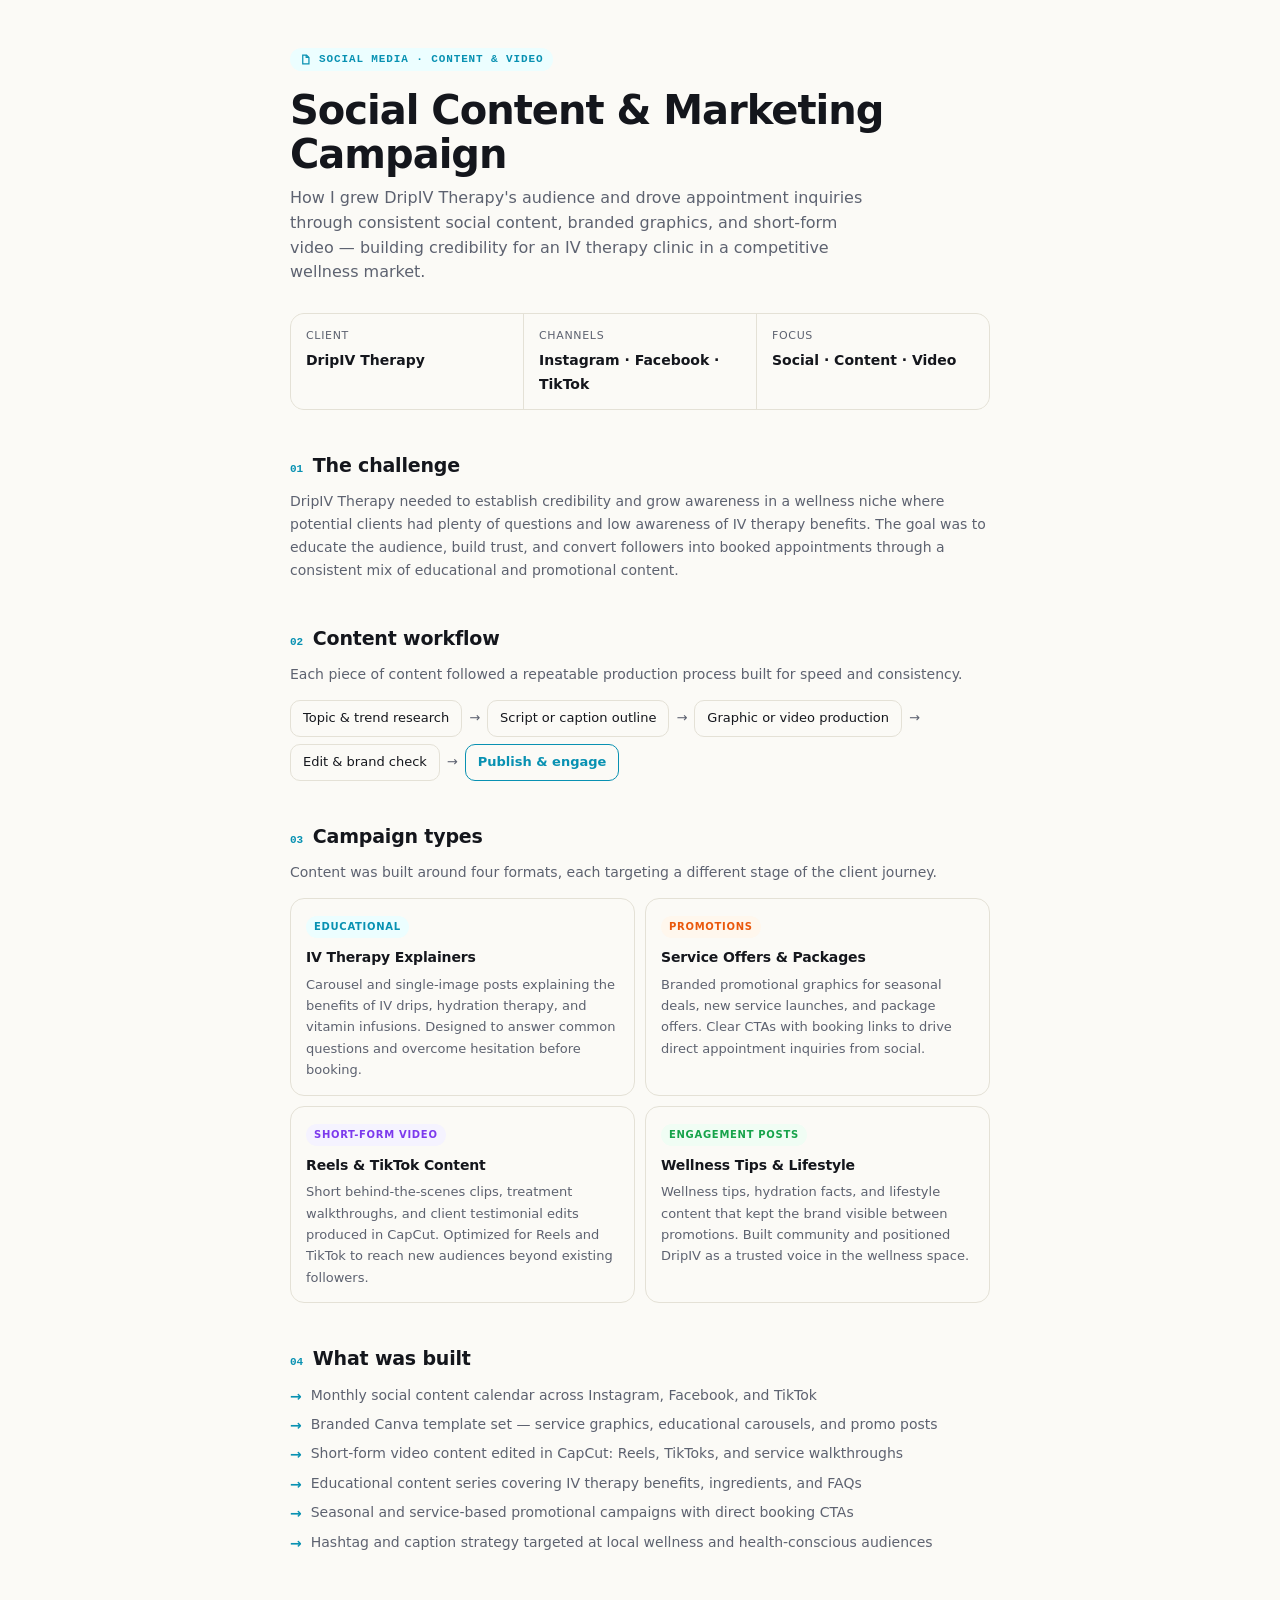
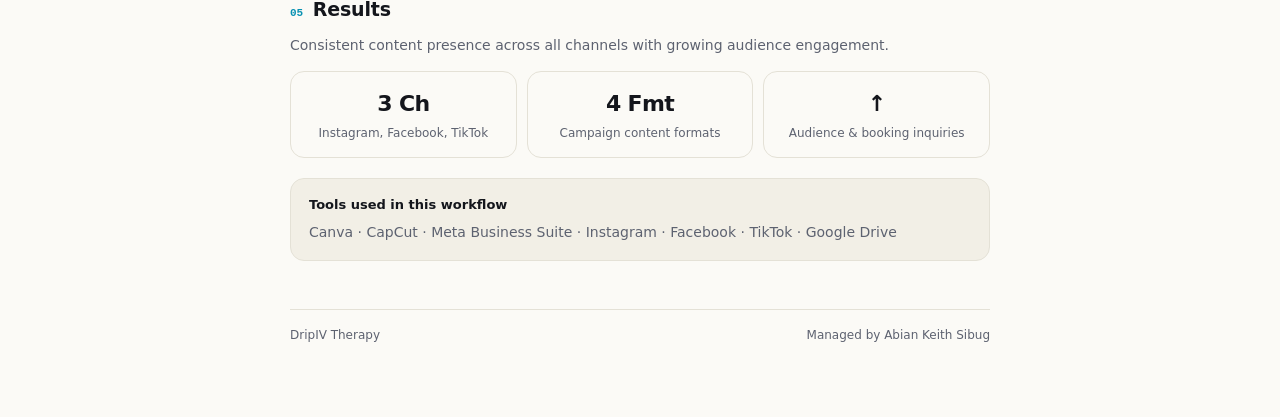
<file: public/placeholders/dripiv-social.html>
<!doctype html>
<html lang="en">
<head>
<meta charset="utf-8">
<meta name="viewport" content="width=device-width, initial-scale=1">
<title>Social Media Campaign — DripIV Therapy</title>
<meta name="robots" content="noindex">
<style>
  :root {
    --paper: #fbfaf6;
    --ink: #14161c;
    --muted: #5d6270;
    --line: #e4e1d6;
    --tint: #f2efe6;
    --accent: #0891b2;
    --accent-soft: #ecfeff;
    --green: #16a34a;
    --green-soft: #f0fdf4;
    --orange: #ea580c;
    --orange-soft: #fff7ed;
    --purple: #7c3aed;
    --purple-soft: #f5f3ff;
    --radius: 14px;
  }
  @media (prefers-color-scheme: dark) {
    :root {
      --paper: #0e0f16;
      --ink: #f2f2f5;
      --muted: #a2a6b4;
      --line: #262836;
      --tint: #161824;
      --accent-soft: #082f33;
      --green-soft: #052e16;
      --orange-soft: #2a1200;
      --purple-soft: #2e1065;
    }
  }
  * { box-sizing: border-box; }
  html, body { margin: 0; }
  body {
    background: var(--paper);
    color: var(--ink);
    font: 15px/1.6 ui-sans-serif, system-ui, -apple-system, "Segoe UI", sans-serif;
    -webkit-font-smoothing: antialiased;
  }
  .doc { max-width: 740px; margin: 0 auto; padding: 48px 20px 72px; }

  .tag {
    display: inline-flex; align-items: center; gap: 8px;
    font: 700 11px/1 ui-monospace, SFMono-Regular, Menlo, monospace;
    letter-spacing: .08em; text-transform: uppercase;
    color: var(--accent); background: var(--accent-soft);
    padding: 6px 10px; border-radius: 999px;
  }
  .tag svg { width: 11px; height: 11px; flex-shrink: 0; }

  h1 {
    font-size: clamp(26px, 5vw, 40px);
    line-height: 1.1; letter-spacing: -.025em;
    margin: 16px 0 10px;
  }
  .lede { color: var(--muted); font-size: 16px; margin: 0 0 28px; max-width: 58ch; line-height: 1.55; }

  .meta {
    display: grid;
    grid-template-columns: repeat(3, minmax(0, 1fr));
    gap: 1px; background: var(--line);
    border: 1px solid var(--line); border-radius: var(--radius);
    overflow: hidden; margin-bottom: 40px;
  }
  .meta div { background: var(--paper); padding: 13px 15px; }
  .meta span { display: block; font-size: 11px; color: var(--muted); text-transform: uppercase; letter-spacing: .06em; margin-bottom: 3px; }
  .meta b { font-weight: 600; font-size: 14px; }

  h2 {
    font-size: 19px; letter-spacing: -.01em;
    margin: 40px 0 10px;
    display: flex; gap: 10px; align-items: baseline;
  }
  h2 i { font: 700 11px/1 ui-monospace, SFMono-Regular, Menlo, monospace; font-style: normal; color: var(--accent); }

  p { margin: 0 0 10px; color: var(--muted); font-size: 14px; line-height: 1.65; }

  .card {
    border: 1px solid var(--line); background: var(--tint);
    border-radius: var(--radius); padding: 16px 18px;
    margin-bottom: 12px;
  }
  .card p { margin: 0; }
  .card-title { font-size: 13px; font-weight: 700; color: var(--ink); margin-bottom: 5px; }

  .flow { display: flex; flex-wrap: wrap; gap: 7px; margin: 14px 0 6px; align-items: center; }
  .flow span {
    border: 1px solid var(--line); background: var(--paper);
    border-radius: 10px; padding: 7px 12px;
    font-size: 13px; font-weight: 500; color: var(--ink);
  }
  .flow span.on { border-color: var(--accent); color: var(--accent); font-weight: 700; }
  .flow em { color: var(--muted); font-style: normal; font-size: 13px; }

  .campaigns { display: grid; grid-template-columns: 1fr 1fr; gap: 10px; margin: 14px 0; }
  .campaign {
    border: 1px solid var(--line); border-radius: var(--radius);
    padding: 14px 15px; background: var(--paper);
  }
  .campaign-label {
    display: inline-block; font-size: 10px; font-weight: 700;
    letter-spacing: .07em; text-transform: uppercase;
    padding: 3px 8px; border-radius: 999px; margin-bottom: 8px;
  }
  .campaign-label.edu { color: var(--accent); background: var(--accent-soft); }
  .campaign-label.social { color: var(--green); background: var(--green-soft); }
  .campaign-label.promo { color: var(--orange); background: var(--orange-soft); }
  .campaign-label.video { color: var(--purple); background: var(--purple-soft); }
  .campaign h3 { font-size: 14px; font-weight: 700; margin: 0 0 5px; color: var(--ink); letter-spacing: -.01em; }
  .campaign p { font-size: 13px; margin: 0; }

  ul.list {
    padding-left: 0; margin: 10px 0 0; list-style: none;
    display: flex; flex-direction: column; gap: 6px;
  }
  ul.list li {
    display: flex; align-items: flex-start; gap: 9px;
    font-size: 14px; color: var(--muted);
  }
  ul.list li::before {
    content: '→'; color: var(--accent); flex-shrink: 0;
    font-weight: 700; margin-top: 1px;
  }

  .outcomes { display: grid; grid-template-columns: repeat(3, 1fr); gap: 10px; margin: 14px 0; }
  .outcome {
    border: 1px solid var(--line); border-radius: var(--radius);
    padding: 14px 15px; background: var(--paper); text-align: center;
  }
  .outcome-val { font-size: 22px; font-weight: 800; letter-spacing: -.03em; color: var(--ink); display: block; }
  .outcome-label { font-size: 12px; color: var(--muted); margin-top: 2px; display: block; }

  footer {
    margin-top: 48px; padding-top: 16px;
    border-top: 1px solid var(--line);
    color: var(--muted); font-size: 12px;
    display: flex; justify-content: space-between; flex-wrap: wrap; gap: 6px;
  }

  @media (max-width: 560px) {
    .meta { grid-template-columns: 1fr; }
    .campaigns { grid-template-columns: 1fr; }
    .outcomes { grid-template-columns: 1fr 1fr; }
  }
</style>
</head>
<body>
  <main class="doc">

    <span class="tag">
      <svg viewBox="0 0 16 16" fill="none" stroke="currentColor" stroke-width="1.8" aria-hidden="true">
        <path d="M4 1.5h5.5L13 5v9.5H4z"/><path d="M9 1.5V5h4"/>
      </svg>
      Social Media · Content &amp; Video
    </span>

    <h1>Social Content &amp; Marketing Campaign</h1>
    <p class="lede">
      How I grew DripIV Therapy's audience and drove appointment inquiries through consistent
      social content, branded graphics, and short-form video — building credibility for an IV
      therapy clinic in a competitive wellness market.
    </p>

    <div class="meta">
      <div><span>Client</span><b>DripIV Therapy</b></div>
      <div><span>Channels</span><b>Instagram · Facebook · TikTok</b></div>
      <div><span>Focus</span><b>Social · Content · Video</b></div>
    </div>

    <!-- 01 The challenge -->
    <h2><i>01</i> The challenge</h2>
    <p>
      DripIV Therapy needed to establish credibility and grow awareness in a wellness niche where
      potential clients had plenty of questions and low awareness of IV therapy benefits. The goal
      was to educate the audience, build trust, and convert followers into booked appointments
      through a consistent mix of educational and promotional content.
    </p>

    <!-- 02 Content workflow -->
    <h2><i>02</i> Content workflow</h2>
    <p>Each piece of content followed a repeatable production process built for speed and consistency.</p>
    <div class="flow" aria-label="Content production workflow">
      <span>Topic &amp; trend research</span><em>→</em>
      <span>Script or caption outline</span><em>→</em>
      <span>Graphic or video production</span><em>→</em>
      <span>Edit &amp; brand check</span><em>→</em>
      <span class="on">Publish &amp; engage</span>
    </div>

    <!-- 03 Campaign types -->
    <h2><i>03</i> Campaign types</h2>
    <p>Content was built around four formats, each targeting a different stage of the client journey.</p>

    <div class="campaigns">
      <div class="campaign">
        <span class="campaign-label edu">Educational</span>
        <h3>IV Therapy Explainers</h3>
        <p>Carousel and single-image posts explaining the benefits of IV drips, hydration therapy, and vitamin infusions. Designed to answer common questions and overcome hesitation before booking.</p>
      </div>
      <div class="campaign">
        <span class="campaign-label promo">Promotions</span>
        <h3>Service Offers &amp; Packages</h3>
        <p>Branded promotional graphics for seasonal deals, new service launches, and package offers. Clear CTAs with booking links to drive direct appointment inquiries from social.</p>
      </div>
      <div class="campaign">
        <span class="campaign-label video">Short-Form Video</span>
        <h3>Reels &amp; TikTok Content</h3>
        <p>Short behind-the-scenes clips, treatment walkthroughs, and client testimonial edits produced in CapCut. Optimized for Reels and TikTok to reach new audiences beyond existing followers.</p>
      </div>
      <div class="campaign">
        <span class="campaign-label social">Engagement Posts</span>
        <h3>Wellness Tips &amp; Lifestyle</h3>
        <p>Wellness tips, hydration facts, and lifestyle content that kept the brand visible between promotions. Built community and positioned DripIV as a trusted voice in the wellness space.</p>
      </div>
    </div>

    <!-- 04 What was built -->
    <h2><i>04</i> What was built</h2>
    <ul class="list">
      <li>Monthly social content calendar across Instagram, Facebook, and TikTok</li>
      <li>Branded Canva template set — service graphics, educational carousels, and promo posts</li>
      <li>Short-form video content edited in CapCut: Reels, TikToks, and service walkthroughs</li>
      <li>Educational content series covering IV therapy benefits, ingredients, and FAQs</li>
      <li>Seasonal and service-based promotional campaigns with direct booking CTAs</li>
      <li>Hashtag and caption strategy targeted at local wellness and health-conscious audiences</li>
    </ul>

    <!-- 05 Results -->
    <h2><i>05</i> Results</h2>
    <p>Consistent content presence across all channels with growing audience engagement.</p>
    <div class="outcomes">
      <div class="outcome">
        <span class="outcome-val">3 Ch</span>
        <span class="outcome-label">Instagram, Facebook, TikTok</span>
      </div>
      <div class="outcome">
        <span class="outcome-val">4 Fmt</span>
        <span class="outcome-label">Campaign content formats</span>
      </div>
      <div class="outcome">
        <span class="outcome-val">↑</span>
        <span class="outcome-label">Audience &amp; booking inquiries</span>
      </div>
    </div>

    <div class="card" style="margin-top:20px">
      <div class="card-title">Tools used in this workflow</div>
      <p>Canva · CapCut · Meta Business Suite · Instagram · Facebook · TikTok · Google Drive</p>
    </div>

    <footer>
      <span>DripIV Therapy</span>
      <span>Managed by Abian Keith Sibug</span>
    </footer>

  </main>
</body>
</html>
</file>
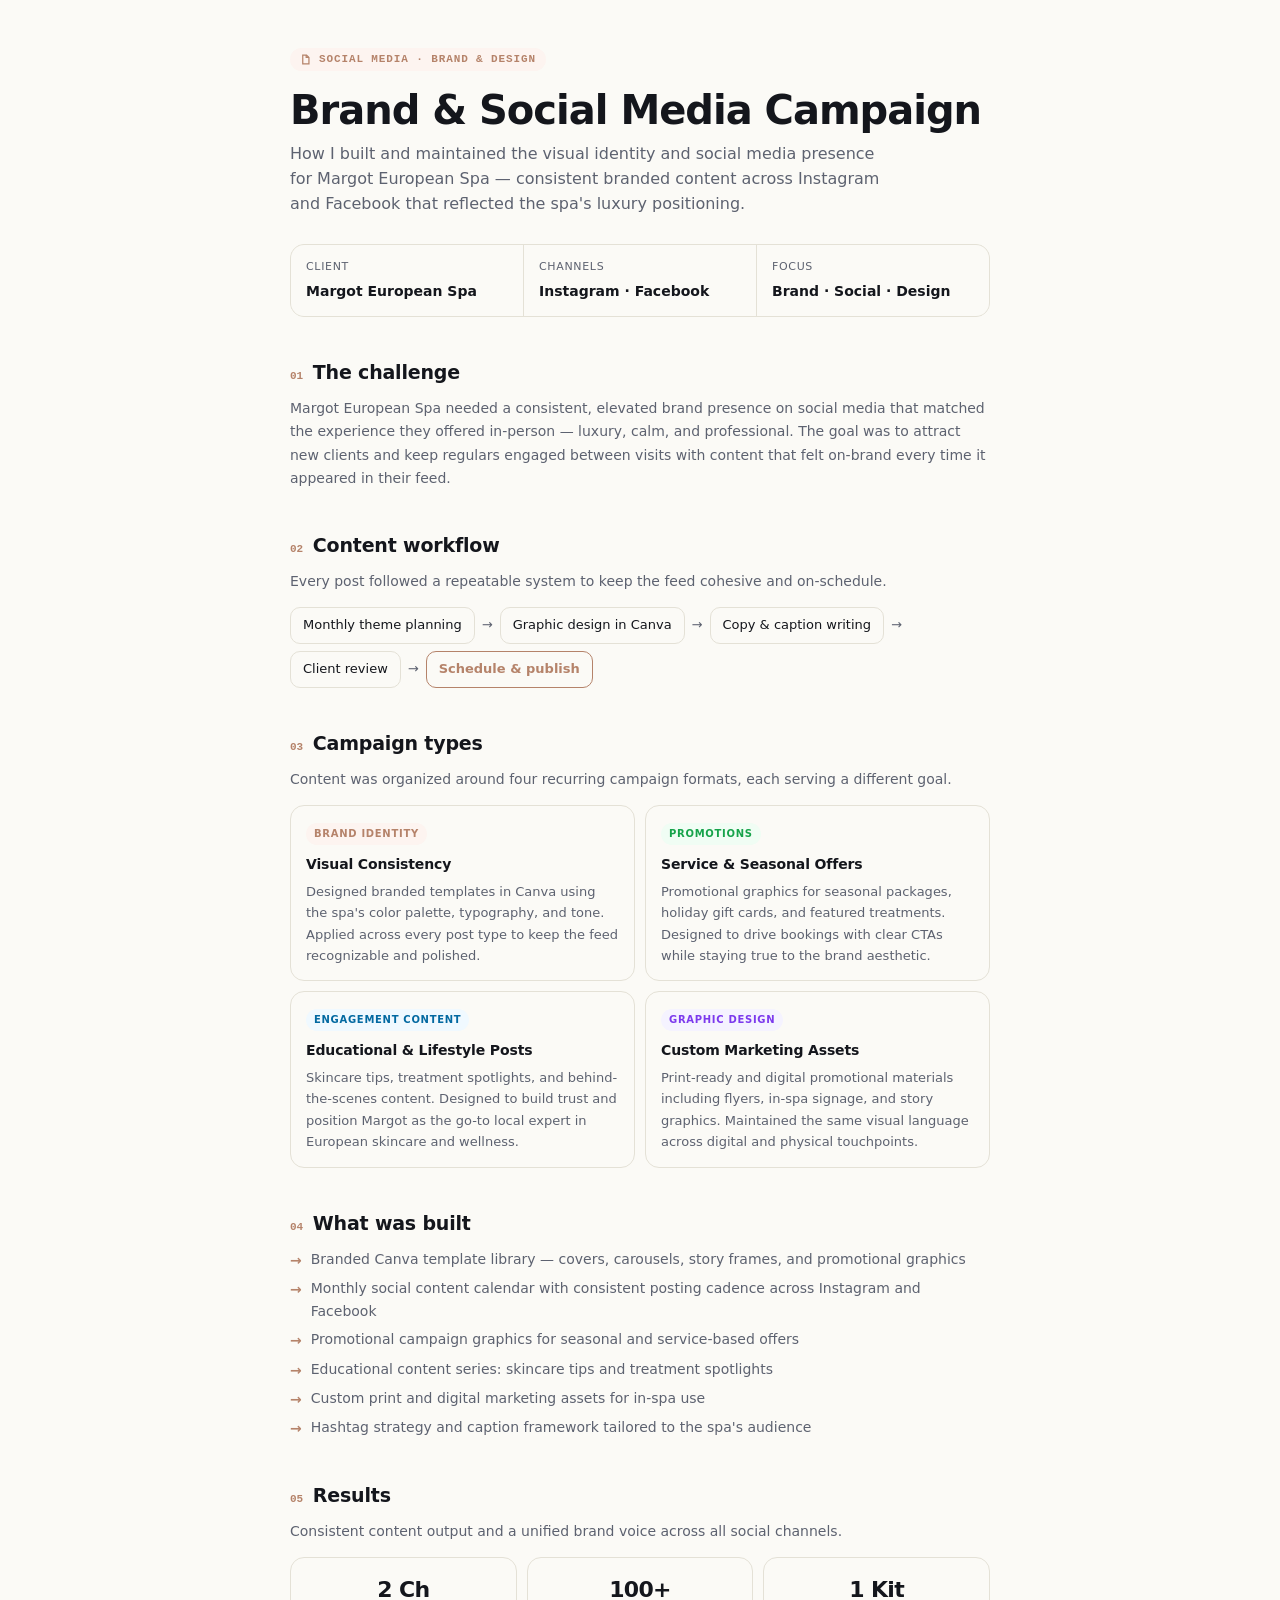
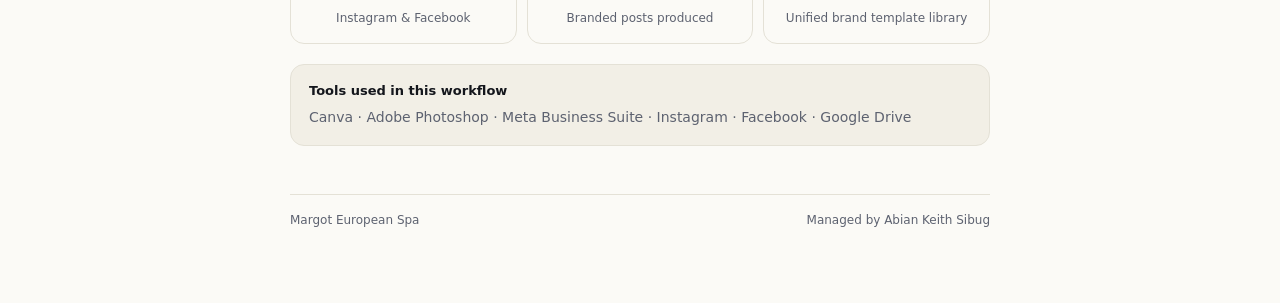
<file: public/placeholders/margot-social.html>
<!doctype html>
<html lang="en">
<head>
<meta charset="utf-8">
<meta name="viewport" content="width=device-width, initial-scale=1">
<title>Social Media Campaign — Margot European Spa</title>
<meta name="robots" content="noindex">
<style>
  :root {
    --paper: #fbfaf6;
    --ink: #14161c;
    --muted: #5d6270;
    --line: #e4e1d6;
    --tint: #f2efe6;
    --accent: #b5836a;
    --accent-soft: #fdf4f0;
    --green: #16a34a;
    --green-soft: #f0fdf4;
    --blue: #0369a1;
    --blue-soft: #f0f9ff;
    --purple: #7c3aed;
    --purple-soft: #f5f3ff;
    --radius: 14px;
  }
  @media (prefers-color-scheme: dark) {
    :root {
      --paper: #0e0f16;
      --ink: #f2f2f5;
      --muted: #a2a6b4;
      --line: #262836;
      --tint: #161824;
      --accent-soft: #2a1a14;
      --green-soft: #052e16;
      --blue-soft: #082f49;
      --purple-soft: #2e1065;
    }
  }
  * { box-sizing: border-box; }
  html, body { margin: 0; }
  body {
    background: var(--paper);
    color: var(--ink);
    font: 15px/1.6 ui-sans-serif, system-ui, -apple-system, "Segoe UI", sans-serif;
    -webkit-font-smoothing: antialiased;
  }
  .doc { max-width: 740px; margin: 0 auto; padding: 48px 20px 72px; }

  .tag {
    display: inline-flex; align-items: center; gap: 8px;
    font: 700 11px/1 ui-monospace, SFMono-Regular, Menlo, monospace;
    letter-spacing: .08em; text-transform: uppercase;
    color: var(--accent); background: var(--accent-soft);
    padding: 6px 10px; border-radius: 999px;
  }
  .tag svg { width: 11px; height: 11px; flex-shrink: 0; }

  h1 {
    font-size: clamp(26px, 5vw, 40px);
    line-height: 1.1; letter-spacing: -.025em;
    margin: 16px 0 10px;
  }
  .lede { color: var(--muted); font-size: 16px; margin: 0 0 28px; max-width: 58ch; line-height: 1.55; }

  .meta {
    display: grid;
    grid-template-columns: repeat(3, minmax(0, 1fr));
    gap: 1px; background: var(--line);
    border: 1px solid var(--line); border-radius: var(--radius);
    overflow: hidden; margin-bottom: 40px;
  }
  .meta div { background: var(--paper); padding: 13px 15px; }
  .meta span { display: block; font-size: 11px; color: var(--muted); text-transform: uppercase; letter-spacing: .06em; margin-bottom: 3px; }
  .meta b { font-weight: 600; font-size: 14px; }

  h2 {
    font-size: 19px; letter-spacing: -.01em;
    margin: 40px 0 10px;
    display: flex; gap: 10px; align-items: baseline;
  }
  h2 i { font: 700 11px/1 ui-monospace, SFMono-Regular, Menlo, monospace; font-style: normal; color: var(--accent); }

  p { margin: 0 0 10px; color: var(--muted); font-size: 14px; line-height: 1.65; }

  .card {
    border: 1px solid var(--line); background: var(--tint);
    border-radius: var(--radius); padding: 16px 18px;
    margin-bottom: 12px;
  }
  .card p { margin: 0; }
  .card-title { font-size: 13px; font-weight: 700; color: var(--ink); margin-bottom: 5px; }

  .flow { display: flex; flex-wrap: wrap; gap: 7px; margin: 14px 0 6px; align-items: center; }
  .flow span {
    border: 1px solid var(--line); background: var(--paper);
    border-radius: 10px; padding: 7px 12px;
    font-size: 13px; font-weight: 500; color: var(--ink);
  }
  .flow span.on { border-color: var(--accent); color: var(--accent); font-weight: 700; }
  .flow em { color: var(--muted); font-style: normal; font-size: 13px; }

  .campaigns { display: grid; grid-template-columns: 1fr 1fr; gap: 10px; margin: 14px 0; }
  .campaign {
    border: 1px solid var(--line); border-radius: var(--radius);
    padding: 14px 15px; background: var(--paper);
  }
  .campaign-label {
    display: inline-block; font-size: 10px; font-weight: 700;
    letter-spacing: .07em; text-transform: uppercase;
    padding: 3px 8px; border-radius: 999px; margin-bottom: 8px;
  }
  .campaign-label.brand { color: var(--accent); background: var(--accent-soft); }
  .campaign-label.social { color: var(--blue); background: var(--blue-soft); }
  .campaign-label.promo { color: var(--green); background: var(--green-soft); }
  .campaign-label.design { color: var(--purple); background: var(--purple-soft); }
  .campaign h3 { font-size: 14px; font-weight: 700; margin: 0 0 5px; color: var(--ink); letter-spacing: -.01em; }
  .campaign p { font-size: 13px; margin: 0; }

  ul.list {
    padding-left: 0; margin: 10px 0 0; list-style: none;
    display: flex; flex-direction: column; gap: 6px;
  }
  ul.list li {
    display: flex; align-items: flex-start; gap: 9px;
    font-size: 14px; color: var(--muted);
  }
  ul.list li::before {
    content: '→'; color: var(--accent); flex-shrink: 0;
    font-weight: 700; margin-top: 1px;
  }

  .outcomes { display: grid; grid-template-columns: repeat(3, 1fr); gap: 10px; margin: 14px 0; }
  .outcome {
    border: 1px solid var(--line); border-radius: var(--radius);
    padding: 14px 15px; background: var(--paper); text-align: center;
  }
  .outcome-val { font-size: 22px; font-weight: 800; letter-spacing: -.03em; color: var(--ink); display: block; }
  .outcome-label { font-size: 12px; color: var(--muted); margin-top: 2px; display: block; }

  footer {
    margin-top: 48px; padding-top: 16px;
    border-top: 1px solid var(--line);
    color: var(--muted); font-size: 12px;
    display: flex; justify-content: space-between; flex-wrap: wrap; gap: 6px;
  }

  @media (max-width: 560px) {
    .meta { grid-template-columns: 1fr; }
    .campaigns { grid-template-columns: 1fr; }
    .outcomes { grid-template-columns: 1fr 1fr; }
  }
</style>
</head>
<body>
  <main class="doc">

    <span class="tag">
      <svg viewBox="0 0 16 16" fill="none" stroke="currentColor" stroke-width="1.8" aria-hidden="true">
        <path d="M4 1.5h5.5L13 5v9.5H4z"/><path d="M9 1.5V5h4"/>
      </svg>
      Social Media · Brand &amp; Design
    </span>

    <h1>Brand &amp; Social Media Campaign</h1>
    <p class="lede">
      How I built and maintained the visual identity and social media presence for Margot European Spa —
      consistent branded content across Instagram and Facebook that reflected the spa's luxury positioning.
    </p>

    <div class="meta">
      <div><span>Client</span><b>Margot European Spa</b></div>
      <div><span>Channels</span><b>Instagram · Facebook</b></div>
      <div><span>Focus</span><b>Brand · Social · Design</b></div>
    </div>

    <!-- 01 The challenge -->
    <h2><i>01</i> The challenge</h2>
    <p>
      Margot European Spa needed a consistent, elevated brand presence on social media that matched
      the experience they offered in-person — luxury, calm, and professional. The goal was to attract
      new clients and keep regulars engaged between visits with content that felt on-brand every time
      it appeared in their feed.
    </p>

    <!-- 02 Content workflow -->
    <h2><i>02</i> Content workflow</h2>
    <p>Every post followed a repeatable system to keep the feed cohesive and on-schedule.</p>
    <div class="flow" aria-label="Social content workflow">
      <span>Monthly theme planning</span><em>→</em>
      <span>Graphic design in Canva</span><em>→</em>
      <span>Copy &amp; caption writing</span><em>→</em>
      <span>Client review</span><em>→</em>
      <span class="on">Schedule &amp; publish</span>
    </div>

    <!-- 03 Campaign types -->
    <h2><i>03</i> Campaign types</h2>
    <p>Content was organized around four recurring campaign formats, each serving a different goal.</p>

    <div class="campaigns">
      <div class="campaign">
        <span class="campaign-label brand">Brand Identity</span>
        <h3>Visual Consistency</h3>
        <p>Designed branded templates in Canva using the spa's color palette, typography, and tone. Applied across every post type to keep the feed recognizable and polished.</p>
      </div>
      <div class="campaign">
        <span class="campaign-label promo">Promotions</span>
        <h3>Service &amp; Seasonal Offers</h3>
        <p>Promotional graphics for seasonal packages, holiday gift cards, and featured treatments. Designed to drive bookings with clear CTAs while staying true to the brand aesthetic.</p>
      </div>
      <div class="campaign">
        <span class="campaign-label social">Engagement Content</span>
        <h3>Educational &amp; Lifestyle Posts</h3>
        <p>Skincare tips, treatment spotlights, and behind-the-scenes content. Designed to build trust and position Margot as the go-to local expert in European skincare and wellness.</p>
      </div>
      <div class="campaign">
        <span class="campaign-label design">Graphic Design</span>
        <h3>Custom Marketing Assets</h3>
        <p>Print-ready and digital promotional materials including flyers, in-spa signage, and story graphics. Maintained the same visual language across digital and physical touchpoints.</p>
      </div>
    </div>

    <!-- 04 What was built -->
    <h2><i>04</i> What was built</h2>
    <ul class="list">
      <li>Branded Canva template library — covers, carousels, story frames, and promotional graphics</li>
      <li>Monthly social content calendar with consistent posting cadence across Instagram and Facebook</li>
      <li>Promotional campaign graphics for seasonal and service-based offers</li>
      <li>Educational content series: skincare tips and treatment spotlights</li>
      <li>Custom print and digital marketing assets for in-spa use</li>
      <li>Hashtag strategy and caption framework tailored to the spa's audience</li>
    </ul>

    <!-- 05 Results -->
    <h2><i>05</i> Results</h2>
    <p>Consistent content output and a unified brand voice across all social channels.</p>
    <div class="outcomes">
      <div class="outcome">
        <span class="outcome-val">2 Ch</span>
        <span class="outcome-label">Instagram &amp; Facebook</span>
      </div>
      <div class="outcome">
        <span class="outcome-val">100+</span>
        <span class="outcome-label">Branded posts produced</span>
      </div>
      <div class="outcome">
        <span class="outcome-val">1 Kit</span>
        <span class="outcome-label">Unified brand template library</span>
      </div>
    </div>

    <div class="card" style="margin-top:20px">
      <div class="card-title">Tools used in this workflow</div>
      <p>Canva · Adobe Photoshop · Meta Business Suite · Instagram · Facebook · Google Drive</p>
    </div>

    <footer>
      <span>Margot European Spa</span>
      <span>Managed by Abian Keith Sibug</span>
    </footer>

  </main>
</body>
</html>
</file>
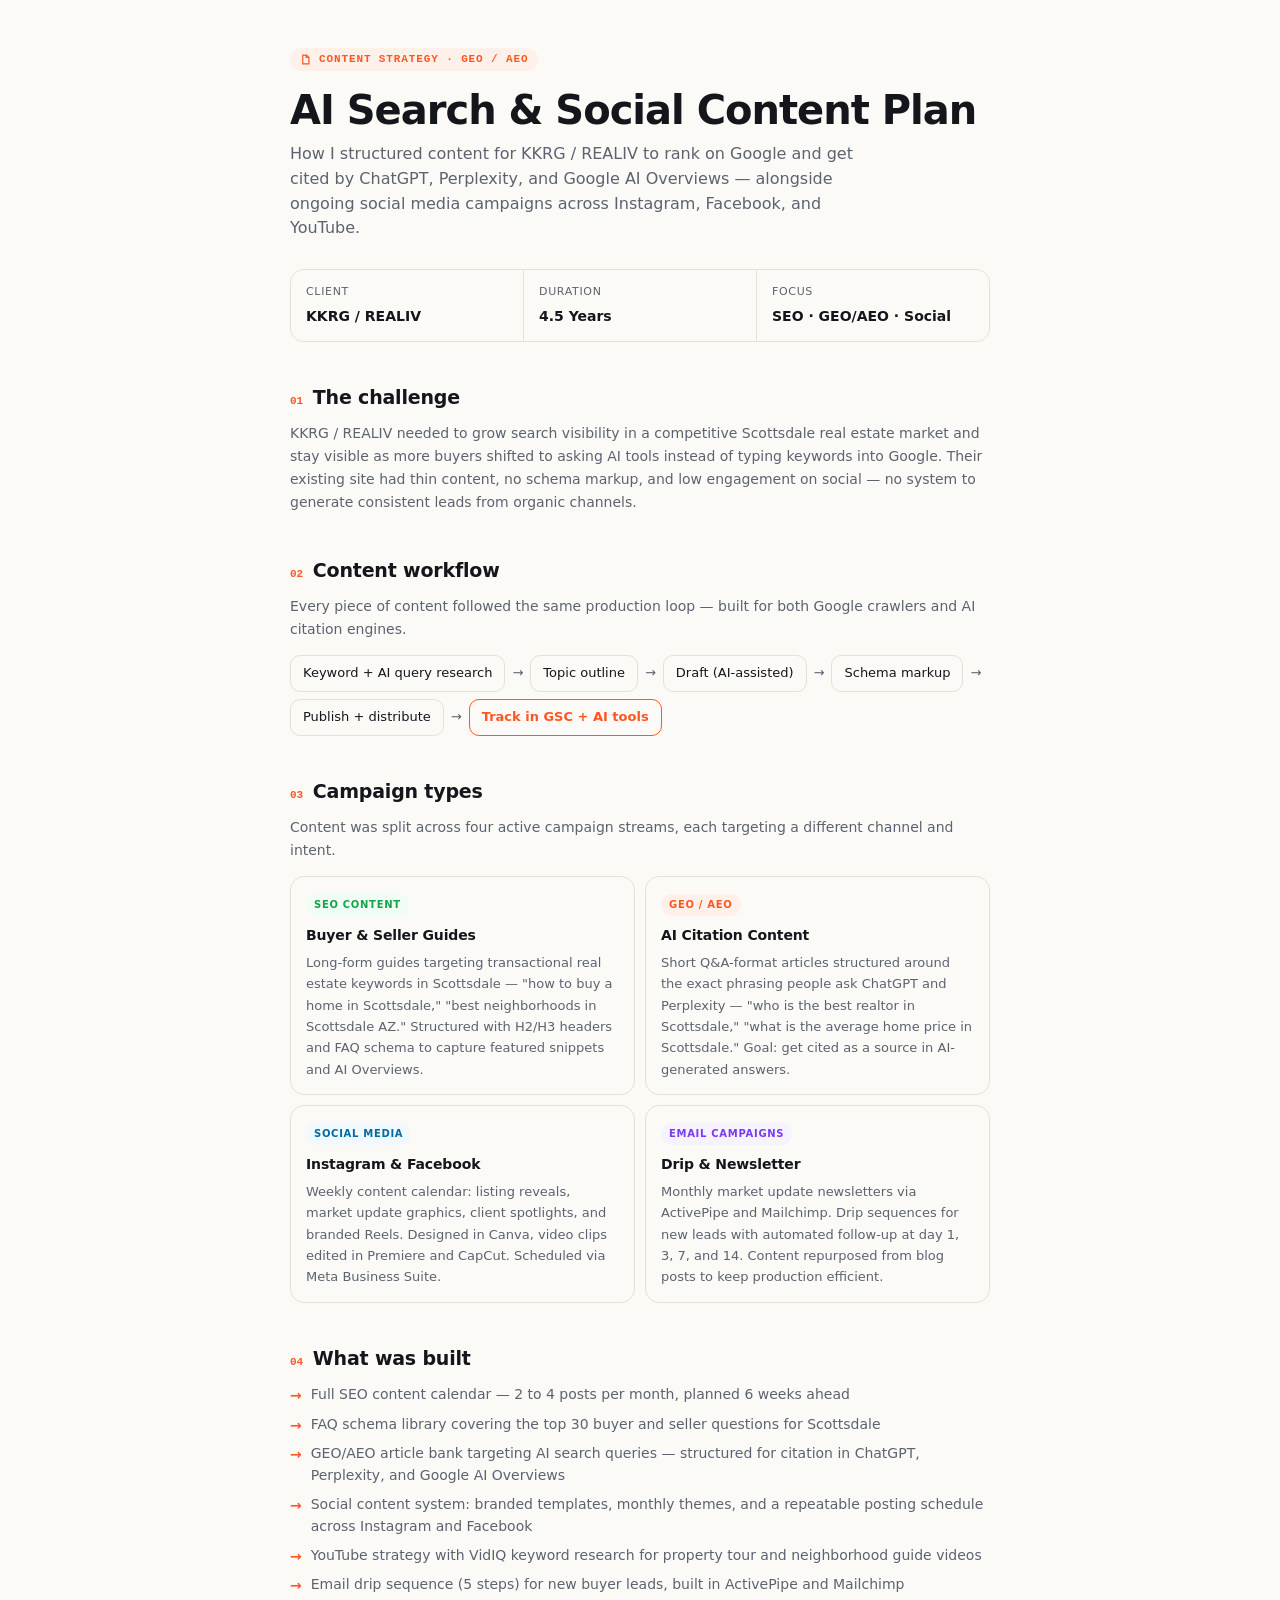
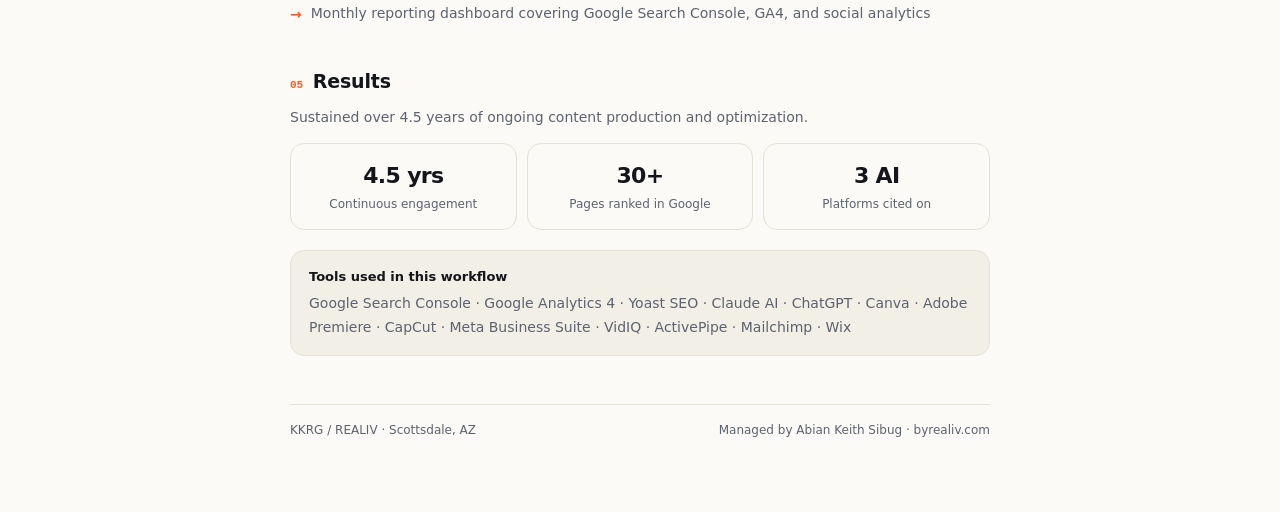
<file: public/placeholders/sample-plan.html>
<!doctype html>
<html lang="en">
<head>
<meta charset="utf-8">
<meta name="viewport" content="width=device-width, initial-scale=1">
<title>GEO / AEO Content Strategy — KKRG / REALIV</title>
<meta name="robots" content="noindex">
<style>
  :root {
    --paper: #fbfaf6;
    --ink: #14161c;
    --muted: #5d6270;
    --line: #e4e1d6;
    --tint: #f2efe6;
    --accent: #ff5722;
    --accent-soft: #fff1ea;
    --green: #16a34a;
    --green-soft: #f0fdf4;
    --blue: #0369a1;
    --blue-soft: #f0f9ff;
    --radius: 14px;
  }
  @media (prefers-color-scheme: dark) {
    :root {
      --paper: #0e0f16;
      --ink: #f2f2f5;
      --muted: #a2a6b4;
      --line: #262836;
      --tint: #161824;
      --accent-soft: #2a1710;
      --green-soft: #052e16;
      --blue-soft: #082f49;
    }
  }
  * { box-sizing: border-box; }
  html, body { margin: 0; }
  body {
    background: var(--paper);
    color: var(--ink);
    font: 15px/1.6 ui-sans-serif, system-ui, -apple-system, "Segoe UI", sans-serif;
    -webkit-font-smoothing: antialiased;
  }
  .doc { max-width: 740px; margin: 0 auto; padding: 48px 20px 72px; }

  /* Tag */
  .tag {
    display: inline-flex; align-items: center; gap: 8px;
    font: 700 11px/1 ui-monospace, SFMono-Regular, Menlo, monospace;
    letter-spacing: .08em; text-transform: uppercase;
    color: var(--accent); background: var(--accent-soft);
    padding: 6px 10px; border-radius: 999px;
  }
  .tag svg { width: 11px; height: 11px; flex-shrink: 0; }

  h1 {
    font-size: clamp(26px, 5vw, 40px);
    line-height: 1.1; letter-spacing: -.025em;
    margin: 16px 0 10px;
  }
  .lede { color: var(--muted); font-size: 16px; margin: 0 0 28px; max-width: 58ch; line-height: 1.55; }

  /* Meta bar */
  .meta {
    display: grid;
    grid-template-columns: repeat(3, minmax(0, 1fr));
    gap: 1px; background: var(--line);
    border: 1px solid var(--line); border-radius: var(--radius);
    overflow: hidden; margin-bottom: 40px;
  }
  .meta div { background: var(--paper); padding: 13px 15px; }
  .meta span { display: block; font-size: 11px; color: var(--muted); text-transform: uppercase; letter-spacing: .06em; margin-bottom: 3px; }
  .meta b { font-weight: 600; font-size: 14px; }

  /* Section headers */
  h2 {
    font-size: 19px; letter-spacing: -.01em;
    margin: 40px 0 10px;
    display: flex; gap: 10px; align-items: baseline;
  }
  h2 i { font: 700 11px/1 ui-monospace, SFMono-Regular, Menlo, monospace; font-style: normal; color: var(--accent); }

  p { margin: 0 0 10px; color: var(--muted); font-size: 14px; line-height: 1.65; }

  /* Cards */
  .card {
    border: 1px solid var(--line); background: var(--tint);
    border-radius: var(--radius); padding: 16px 18px;
    margin-bottom: 12px;
  }
  .card p { margin: 0; }
  .card-title { font-size: 13px; font-weight: 700; color: var(--ink); margin-bottom: 5px; }

  /* Flow */
  .flow { display: flex; flex-wrap: wrap; gap: 7px; margin: 14px 0 6px; align-items: center; }
  .flow span {
    border: 1px solid var(--line); background: var(--paper);
    border-radius: 10px; padding: 7px 12px;
    font-size: 13px; font-weight: 500; color: var(--ink);
  }
  .flow span.on { border-color: var(--accent); color: var(--accent); font-weight: 700; }
  .flow em { color: var(--muted); font-style: normal; font-size: 13px; }

  /* Campaign grid */
  .campaigns { display: grid; grid-template-columns: 1fr 1fr; gap: 10px; margin: 14px 0; }
  .campaign {
    border: 1px solid var(--line); border-radius: var(--radius);
    padding: 14px 15px; background: var(--paper);
  }
  .campaign-label {
    display: inline-block; font-size: 10px; font-weight: 700;
    letter-spacing: .07em; text-transform: uppercase;
    padding: 3px 8px; border-radius: 999px; margin-bottom: 8px;
  }
  .campaign-label.seo { color: var(--green); background: var(--green-soft); }
  .campaign-label.social { color: var(--blue); background: var(--blue-soft); }
  .campaign-label.geo { color: var(--accent); background: var(--accent-soft); }
  .campaign-label.email { color: #7c3aed; background: #f5f3ff; }
  @media (prefers-color-scheme: dark) {
    .campaign-label.email { background: #2e1065; }
  }
  .campaign h3 { font-size: 14px; font-weight: 700; margin: 0 0 5px; color: var(--ink); letter-spacing: -.01em; }
  .campaign p { font-size: 13px; margin: 0; }

  /* Bullet list */
  ul.list {
    padding-left: 0; margin: 10px 0 0; list-style: none;
    display: flex; flex-direction: column; gap: 6px;
  }
  ul.list li {
    display: flex; align-items: flex-start; gap: 9px;
    font-size: 14px; color: var(--muted);
  }
  ul.list li::before {
    content: '→'; color: var(--accent); flex-shrink: 0;
    font-weight: 700; margin-top: 1px;
  }

  /* Outcome row */
  .outcomes { display: grid; grid-template-columns: repeat(3, 1fr); gap: 10px; margin: 14px 0; }
  .outcome {
    border: 1px solid var(--line); border-radius: var(--radius);
    padding: 14px 15px; background: var(--paper); text-align: center;
  }
  .outcome-val { font-size: 22px; font-weight: 800; letter-spacing: -.03em; color: var(--ink); display: block; }
  .outcome-label { font-size: 12px; color: var(--muted); margin-top: 2px; display: block; }

  footer {
    margin-top: 48px; padding-top: 16px;
    border-top: 1px solid var(--line);
    color: var(--muted); font-size: 12px;
    display: flex; justify-content: space-between; flex-wrap: wrap; gap: 6px;
  }

  @media (max-width: 560px) {
    .meta { grid-template-columns: 1fr; }
    .campaigns { grid-template-columns: 1fr; }
    .outcomes { grid-template-columns: 1fr 1fr; }
  }
</style>
</head>
<body>
  <main class="doc">

    <span class="tag">
      <svg viewBox="0 0 16 16" fill="none" stroke="currentColor" stroke-width="1.8" aria-hidden="true">
        <path d="M4 1.5h5.5L13 5v9.5H4z"/><path d="M9 1.5V5h4"/>
      </svg>
      Content Strategy · GEO / AEO
    </span>

    <h1>AI Search &amp; Social Content Plan</h1>
    <p class="lede">
      How I structured content for KKRG&nbsp;/&nbsp;REALIV to rank on Google and get cited by ChatGPT,
      Perplexity, and Google AI Overviews — alongside ongoing social media campaigns across
      Instagram, Facebook, and YouTube.
    </p>

    <div class="meta">
      <div><span>Client</span><b>KKRG / REALIV</b></div>
      <div><span>Duration</span><b>4.5 Years</b></div>
      <div><span>Focus</span><b>SEO · GEO/AEO · Social</b></div>
    </div>

    <!-- 01 The challenge -->
    <h2><i>01</i> The challenge</h2>
    <p>
      KKRG / REALIV needed to grow search visibility in a competitive Scottsdale real estate market
      and stay visible as more buyers shifted to asking AI tools instead of typing keywords into Google.
      Their existing site had thin content, no schema markup, and low engagement on social — no system
      to generate consistent leads from organic channels.
    </p>

    <!-- 02 The content workflow -->
    <h2><i>02</i> Content workflow</h2>
    <p>Every piece of content followed the same production loop — built for both Google crawlers and AI citation engines.</p>
    <div class="flow" aria-label="Content production workflow">
      <span>Keyword + AI query research</span><em>→</em>
      <span>Topic outline</span><em>→</em>
      <span>Draft (AI-assisted)</span><em>→</em>
      <span>Schema markup</span><em>→</em>
      <span>Publish + distribute</span><em>→</em>
      <span class="on">Track in GSC + AI tools</span>
    </div>

    <!-- 03 Campaigns -->
    <h2><i>03</i> Campaign types</h2>
    <p>Content was split across four active campaign streams, each targeting a different channel and intent.</p>

    <div class="campaigns">
      <div class="campaign">
        <span class="campaign-label seo">SEO Content</span>
        <h3>Buyer &amp; Seller Guides</h3>
        <p>Long-form guides targeting transactional real estate keywords in Scottsdale — "how to buy a home in Scottsdale," "best neighborhoods in Scottsdale AZ." Structured with H2/H3 headers and FAQ schema to capture featured snippets and AI Overviews.</p>
      </div>
      <div class="campaign">
        <span class="campaign-label geo">GEO / AEO</span>
        <h3>AI Citation Content</h3>
        <p>Short Q&amp;A-format articles structured around the exact phrasing people ask ChatGPT and Perplexity — "who is the best realtor in Scottsdale," "what is the average home price in Scottsdale." Goal: get cited as a source in AI-generated answers.</p>
      </div>
      <div class="campaign">
        <span class="campaign-label social">Social Media</span>
        <h3>Instagram &amp; Facebook</h3>
        <p>Weekly content calendar: listing reveals, market update graphics, client spotlights, and branded Reels. Designed in Canva, video clips edited in Premiere and CapCut. Scheduled via Meta Business Suite.</p>
      </div>
      <div class="campaign">
        <span class="campaign-label email">Email Campaigns</span>
        <h3>Drip &amp; Newsletter</h3>
        <p>Monthly market update newsletters via ActivePipe and Mailchimp. Drip sequences for new leads with automated follow-up at day 1, 3, 7, and 14. Content repurposed from blog posts to keep production efficient.</p>
      </div>
    </div>

    <!-- 04 What was built -->
    <h2><i>04</i> What was built</h2>
    <ul class="list">
      <li>Full SEO content calendar — 2 to 4 posts per month, planned 6 weeks ahead</li>
      <li>FAQ schema library covering the top 30 buyer and seller questions for Scottsdale</li>
      <li>GEO/AEO article bank targeting AI search queries — structured for citation in ChatGPT, Perplexity, and Google AI Overviews</li>
      <li>Social content system: branded templates, monthly themes, and a repeatable posting schedule across Instagram and Facebook</li>
      <li>YouTube strategy with VidIQ keyword research for property tour and neighborhood guide videos</li>
      <li>Email drip sequence (5 steps) for new buyer leads, built in ActivePipe and Mailchimp</li>
      <li>Monthly reporting dashboard covering Google Search Console, GA4, and social analytics</li>
    </ul>

    <!-- 05 Results -->
    <h2><i>05</i> Results</h2>
    <p>Sustained over 4.5 years of ongoing content production and optimization.</p>
    <div class="outcomes">
      <div class="outcome">
        <span class="outcome-val">4.5 yrs</span>
        <span class="outcome-label">Continuous engagement</span>
      </div>
      <div class="outcome">
        <span class="outcome-val">30+</span>
        <span class="outcome-label">Pages ranked in Google</span>
      </div>
      <div class="outcome">
        <span class="outcome-val">3 AI</span>
        <span class="outcome-label">Platforms cited on</span>
      </div>
    </div>

    <div class="card" style="margin-top:20px">
      <div class="card-title">Tools used in this workflow</div>
      <p>Google Search Console · Google Analytics 4 · Yoast SEO · Claude AI · ChatGPT · Canva · Adobe Premiere · CapCut · Meta Business Suite · VidIQ · ActivePipe · Mailchimp · Wix</p>
    </div>

    <footer>
      <span>KKRG / REALIV · Scottsdale, AZ</span>
      <span>Managed by Abian Keith Sibug · byrealiv.com</span>
    </footer>

  </main>
</body>
</html>
</file>
